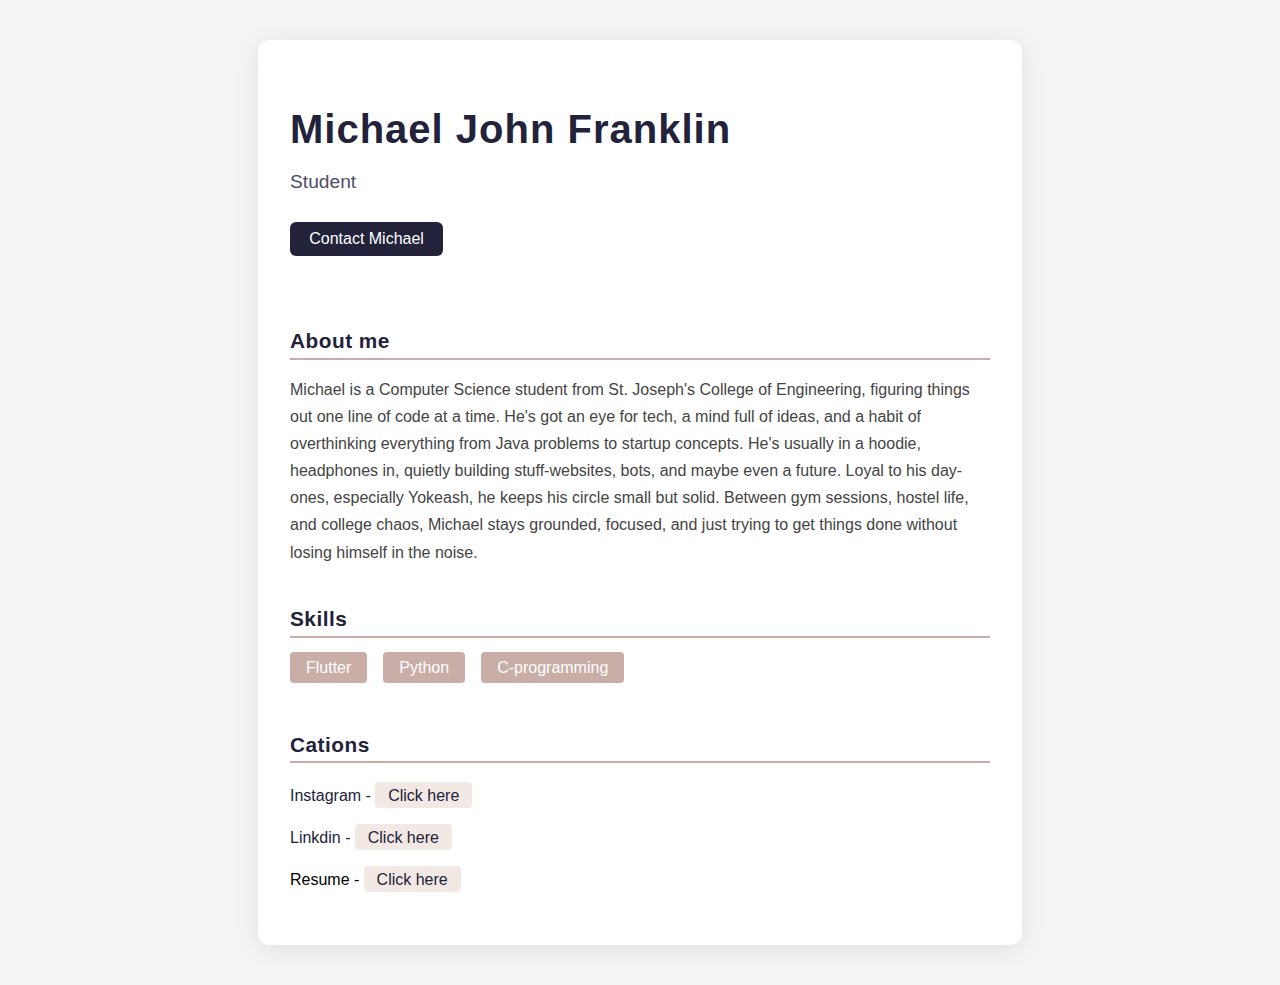
<file: portfolioHtml/index.html>
<!doctype html>
<html lang="en">

</html>

<head>
    <title>Portfolio</title>
    <link rel="stylesheet" href="../portfolioCss/index.css">
</head>

<body>
    <div class="container">
        <h1 class="name">Michael John Franklin</h1>
        <p class="role">Student</p>
        <a class="contact-link" href="contact.html">Contact Michael</a>

        <h3 class="section-title about-title">About me</h3>
        <p class="about-text">
            Michael is a Computer Science student

            from St. Joseph's College of Engineering, figuring things out one line of code at a time. He's got an eye
            for tech, a mind full of ideas, and a habit of overthinking everything from Java problems to startup
            concepts. He's usually in a hoodie, headphones in, quietly building stuff-websites, bots, and maybe even a
            future. Loyal to his day-ones, especially Yokeash, he keeps his circle small but solid. Between gym
            sessions, hostel life, and college chaos, Michael stays grounded, focused, and just trying to get things
            done without losing himself in the noise.
        </p>

        <h3 class="section-title skills-title">Skills</h3>
        <ul class="skills-list">
            <li class="skill-item">Flutter</li>
            <li class="skill-item">Python</li>
            <li class="skill-item">C-programming</li>
        </ul>

        <h3 class="section-title cations-title">Cations</h3>
        <p class="social-link instagram">
            Instagram - <a class="social-anchor" href="https://www.instagram.com/mikelokinz" target="_blank">Click
                here</a>
        </p>
        <p class="social-link linkedin">
            Linkdin - <a class="social-anchor" href="http://www.linkedin.com/in/mikelokinz" target="_blank">Click
                here</a>
        </p>
        <p class="resume-link"></p>
        Resume - <a class="resume-anchor" href="../assets/resume.jpg" target="_blank">Click here</a>
        </p>
    </div>
</body>

</html>
</file>
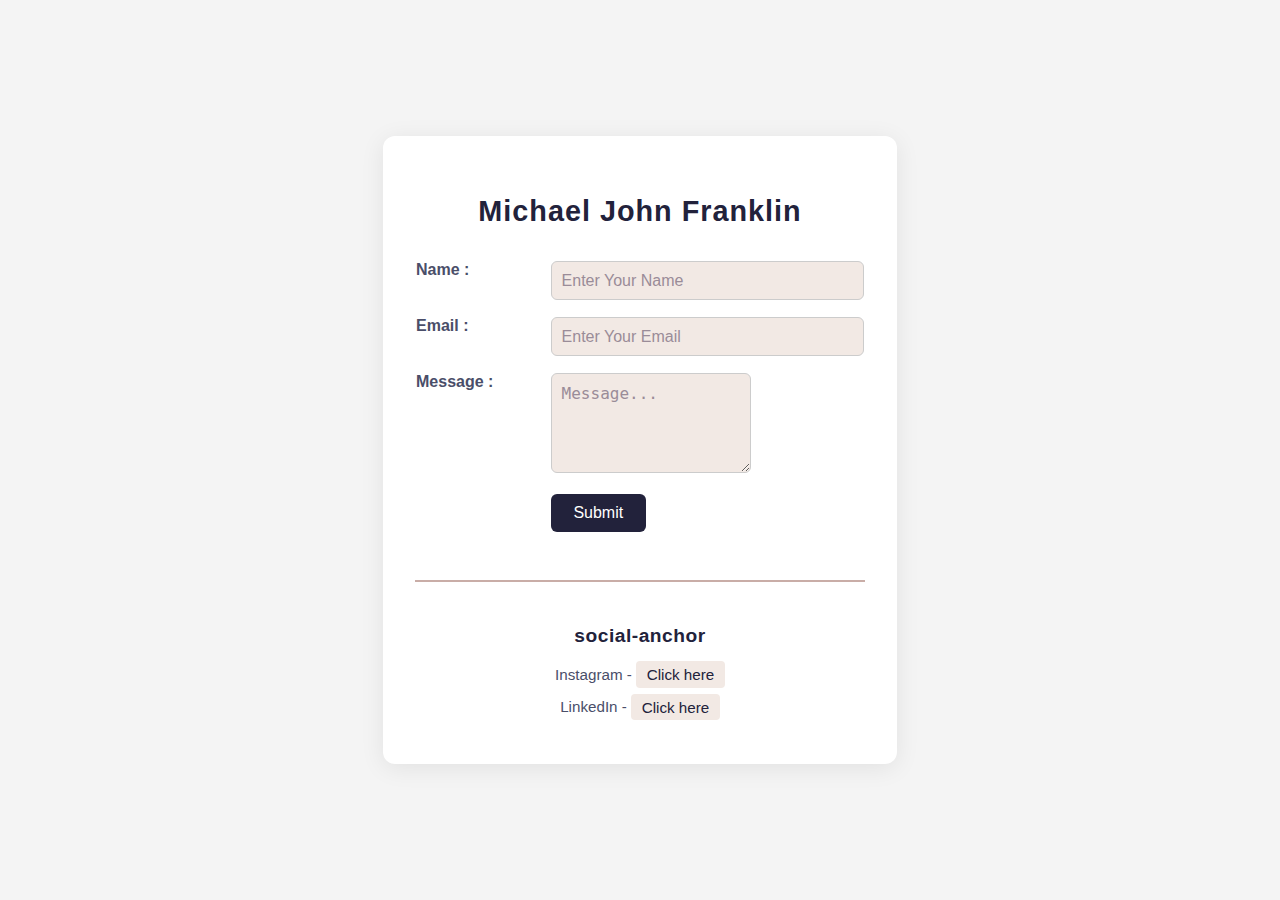
<file: portfolioHtml/contact.html>
<!DOCTYPE html>
<html lang="en">

<head>
    <meta charset="UTF-8">
    <title>Contact</title>
    <link rel="stylesheet" href="../portfolioCss/contact.css">
</head>
<div class="container">

    <body>
        <a href="index.html" class="home-link">
            <h1 class="site-title">Michael John Franklin</h1>
        </a>
        <form class="contact-form">
            <table class="contact-table">
                <tr>
                    <td class="label-cell"><label for="name-input">Name :</label></td>
                    <td class="input-cell"><input type="text" id="name-input" class="input-text"
                            placeholder="Enter Your Name"></td>
                </tr>
                <tr>
                    <td class="label-cell"><label for="email-input">Email :</label></td>
                    <td class="input-cell"><input type="email" id="email-input" class="input-email"
                            placeholder="Enter Your Email"></td>
                </tr>
                <tr>
                    <td class="label-cell"><label for="message-input">Message :</label></td>
                    <td class="input-cell">
                        <textarea id="message-input" class="input-message" placeholder="Message..."
                            style="height: 100px; width: 200px;"></textarea>
                    </td>
                </tr>
                <tr>
                    <td></td>
                    <td class="input-cell"><input type="submit" class="submit-btn"></td>
                </tr>
            </table>
        </form>

        <section class="contact-links">
            <h3 class="links-title">social-anchor</h3>
            <p class="link-item">Instagram - <a href="https://www.instagram.com/mikelokinz" target="_blank"
                    class="social-link">Click here</a></p>
            <p class="link-item">LinkedIn - <a href="http://www.linkedin.com/in/mikelokinz" target="_blank"
                    class="social-link">Click here</a></p>
</body>
</div>

</html>
</file>
<file: portfolioCss/index.css>
body {
    background: #f4f4f4;
    font-family: 'Segoe UI', Arial, sans-serif;
    margin: 0;
    padding: 0;
}

.container {
    background: #fff;
    max-width: 700px;
    margin: 40px auto;
    padding: 40px 32px;
    border-radius: 12px;
    box-shadow: 0 4px 24px rgba(0,0,0,0.08);
}

.name {
    font-size: 2.5rem;
    font-weight: 700;
    color: #22223b;
    margin-bottom: 0.2em;
    letter-spacing: 1px;
}

.role {
    font-size: 1.2rem;
    color: #4a4e69;
    margin-bottom: 1.5em;
    font-weight: 500;
}

.contact-link {
    display: inline-block;
    margin-bottom: 2em;
    color: #fff;
    background: #22223b;
    padding: 0.5em 1.2em;
    border-radius: 6px;
    text-decoration: none;
    font-weight: 500;
    transition: background 0.2s;
}
.contact-link:hover {
    background: #4a4e69;
}

.section-title {
    font-size: 1.3rem;
    color: #22223b;
    border-bottom: 2px solid #c9ada7;
    padding-bottom: 0.2em;
    margin-top: 2em;
    margin-bottom: 0.7em;
    font-weight: 600;
    letter-spacing: 0.5px;
}

.about-text {
    color: #444;
    font-size: 1rem;
    line-height: 1.7;
    margin-bottom: 1.5em;
}

.skills-list {
    list-style: none;
    padding: 0;
    margin: 0 0 1.5em 0;
    display: flex;
    gap: 1em;
    flex-wrap: wrap;
}
.skill-item {
    background: #c9ada7;
    color: #fff;
    padding: 0.4em 1em;
    border-radius: 4px;
    font-size: 1rem;
    margin-bottom: 0.5em;
}



.resume-link {
    margin-top: 1.5em;
    font-size: 1rem;
    color: #22223b;
}
.resume-anchor {
    color: #22223b;
    background: #f2e9e4;
    padding: 0.3em 0.8em;
    border-radius: 4px;
    text-decoration: none;
    font-weight: 500;
    transition: background 0.2s;
}
.resume-anchor:hover {
    background: #c9ada7;
    color: #fff;
}

.social-link {
    margin-top: 1.5em;
    font-size: 1rem;
    color: #22223b;
}
.social-anchor {
    color: #22223b;
    background: #f2e9e4;
    padding: 0.3em 0.8em;
    border-radius: 4px;
    text-decoration: none;
    font-weight: 500;
    transition: background 0.2s;
}
.social-anchor:hover {
    background: #c9ada7;
    color: #fff;
}
</file>
<file: portfolioCss/contact.css>
body {
    background: #f4f4f4;
    font-family: 'Segoe UI', Arial, sans-serif;
    margin: 0;
    padding: 0;
    display: flex;
    justify-content: center;
    align-items: center;
    min-height: 100vh;
}


.container {
    background: #fff;
    padding: 40px 32px;
    border-radius: 12px;
    box-shadow: 0 4px 24px rgba(0, 0, 0, 0.08);
    max-width: 450px;
    width: 100%;
}


.site-title {
    text-align: center;
    font-size: 1.8rem;
    color: #22223b;
    margin-bottom: 2rem;
    letter-spacing: 1px;
}

.home-link {
    text-decoration: none;
}


.contact-table {
    width: 100%;
    border-collapse: collapse;
}

.label-cell {
    padding-bottom: 1rem;
    vertical-align: top;
    color: #4a4e69;
    font-weight: 600;
    font-size: 1rem;
    width: 30%;
}

.input-cell {
    padding-bottom: 1rem;
    width: 70%;
}

.input-text,
.input-email,
.input-message {
    width: 100%;
    padding: 0.6em;
    border: 1px solid #ccc;
    border-radius: 6px;
    font-size: 1rem;
    background: #f2e9e4;
    color: #22223b;
    box-sizing: border-box;
    transition: border 0.2s, background 0.2s;
}

.input-text::placeholder,
.input-email::placeholder,
.input-message::placeholder {
    color: #9a8c98;
}

.input-text:focus,
.input-email:focus,
.input-message:focus {
    border-color: #c9ada7;
    outline: none;
    background: #fff;
}


.submit-btn {
    background-color: #22223b;
    color: #fff;
    border: none;
    padding: 0.6em 1.4em;
    border-radius: 6px;
    font-size: 1rem;
    font-weight: 500;
    cursor: pointer;
    transition: background 0.3s;
}

.submit-btn:hover {
    background-color: #4a4e69;
}


.contact-links {
    margin-top: 2rem;
    padding-top: 1.5rem;
    border-top: 2px solid #c9ada7;
    text-align: center;
}

.links-title {
    font-size: 1.2rem;
    color: #22223b;
    margin-bottom: 1em;
    font-weight: 600;
    letter-spacing: 0.5px;
}

.link-item {
    font-size: 0.95rem;
    color: #4a4e69;
    margin-bottom: 0.6em;
}


.social-link:hover {
    color: #9a8c98;
}
.social-link {
    background: #f2e9e4;
    padding: 0.3em 0.7em;
    border-radius: 4px;
    color: #22223b;
    text-decoration: none;
    transition: background 0.2s, color 0.2s;
}
</file>
